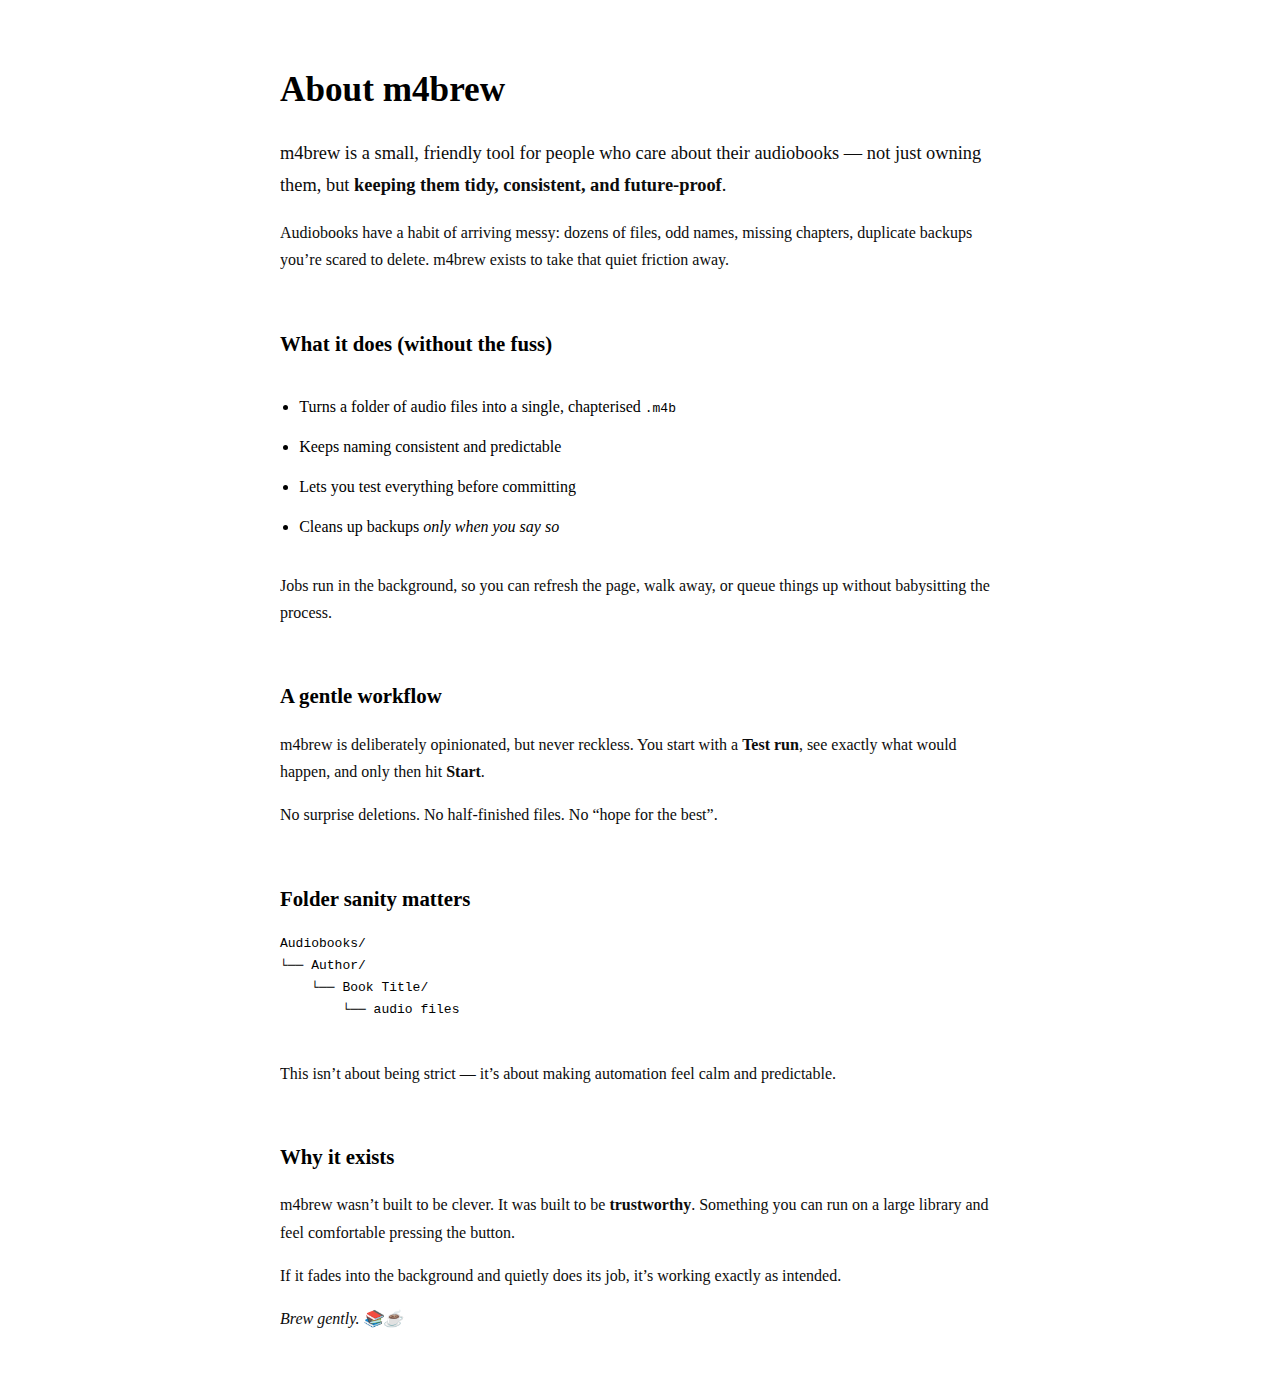
<file: templates/about.html>
<!DOCTYPE html>
<html lang="en">
<head>
  <meta charset="UTF-8">
  <title>About · m4brew</title>
  <meta name="viewport" content="width=device-width, initial-scale=1">
  <style>
    .about-wrap {
      max-width: 720px;
      margin: 60px auto;
      padding: 0 24px;
      line-height: 1.7;
    }

    .about-wrap h1 {
      font-size: 2.2rem;
      margin-bottom: 0.5em;
    }

    .about-wrap h2 {
      margin-top: 2.5em;
      font-size: 1.3rem;
    }

    .about-wrap p {
      margin: 1em 0;
      opacity: 0.95;
    }

    .about-hero {
      font-size: 1.15rem;
      margin-bottom: 2em;
    }

    .about-steps {
      margin: 2em 0;
      padding-left: 1.2em;
    }

    .about-steps li {
      margin: 0.8em 0;
    }

    .about-footer {
      margin-top: 3em;
      font-style: italic;
      opacity: 0.8;
    }

    .about-highlight {
      font-weight: 600;
    }
  </style>
</head>
<body>

  <main class="about-wrap">

    <h1>About m4brew</h1>

    <p class="about-hero">
      m4brew is a small, friendly tool for people who care about their audiobooks —
      not just owning them, but <span class="about-highlight">keeping them tidy, consistent, and future-proof</span>.
    </p>

    <p>
      Audiobooks have a habit of arriving messy: dozens of files, odd names, missing chapters,
      duplicate backups you’re scared to delete. m4brew exists to take that quiet friction away.
    </p>

    <h2>What it does (without the fuss)</h2>

    <ul class="about-steps">
      <li>Turns a folder of audio files into a single, chapterised <code>.m4b</code></li>
      <li>Keeps naming consistent and predictable</li>
      <li>Lets you test everything before committing</li>
      <li>Cleans up backups <em>only when you say so</em></li>
    </ul>

    <p>
      Jobs run in the background, so you can refresh the page, walk away,
      or queue things up without babysitting the process.
    </p>

    <h2>A gentle workflow</h2>

    <p>
      m4brew is deliberately opinionated, but never reckless.
      You start with a <strong>Test run</strong>, see exactly what would happen,
      and only then hit <strong>Start</strong>.
    </p>

    <p>
      No surprise deletions. No half-finished files. No “hope for the best”.
    </p>

    <h2>Folder sanity matters</h2>

    <pre>
Audiobooks/
└── Author/
    └── Book Title/
        └── audio files
    </pre>

    <p>
      This isn’t about being strict — it’s about making automation feel calm and predictable.
    </p>

    <h2>Why it exists</h2>

    <p>
      m4brew wasn’t built to be clever. It was built to be <strong>trustworthy</strong>.
      Something you can run on a large library and feel comfortable pressing the button.
    </p>

    <p>
      If it fades into the background and quietly does its job,
      it’s working exactly as intended.
    </p>

    <p class="about-footer">
      Brew gently. 📚☕
    </p>

  </main>

</body>
</html>
</file>
